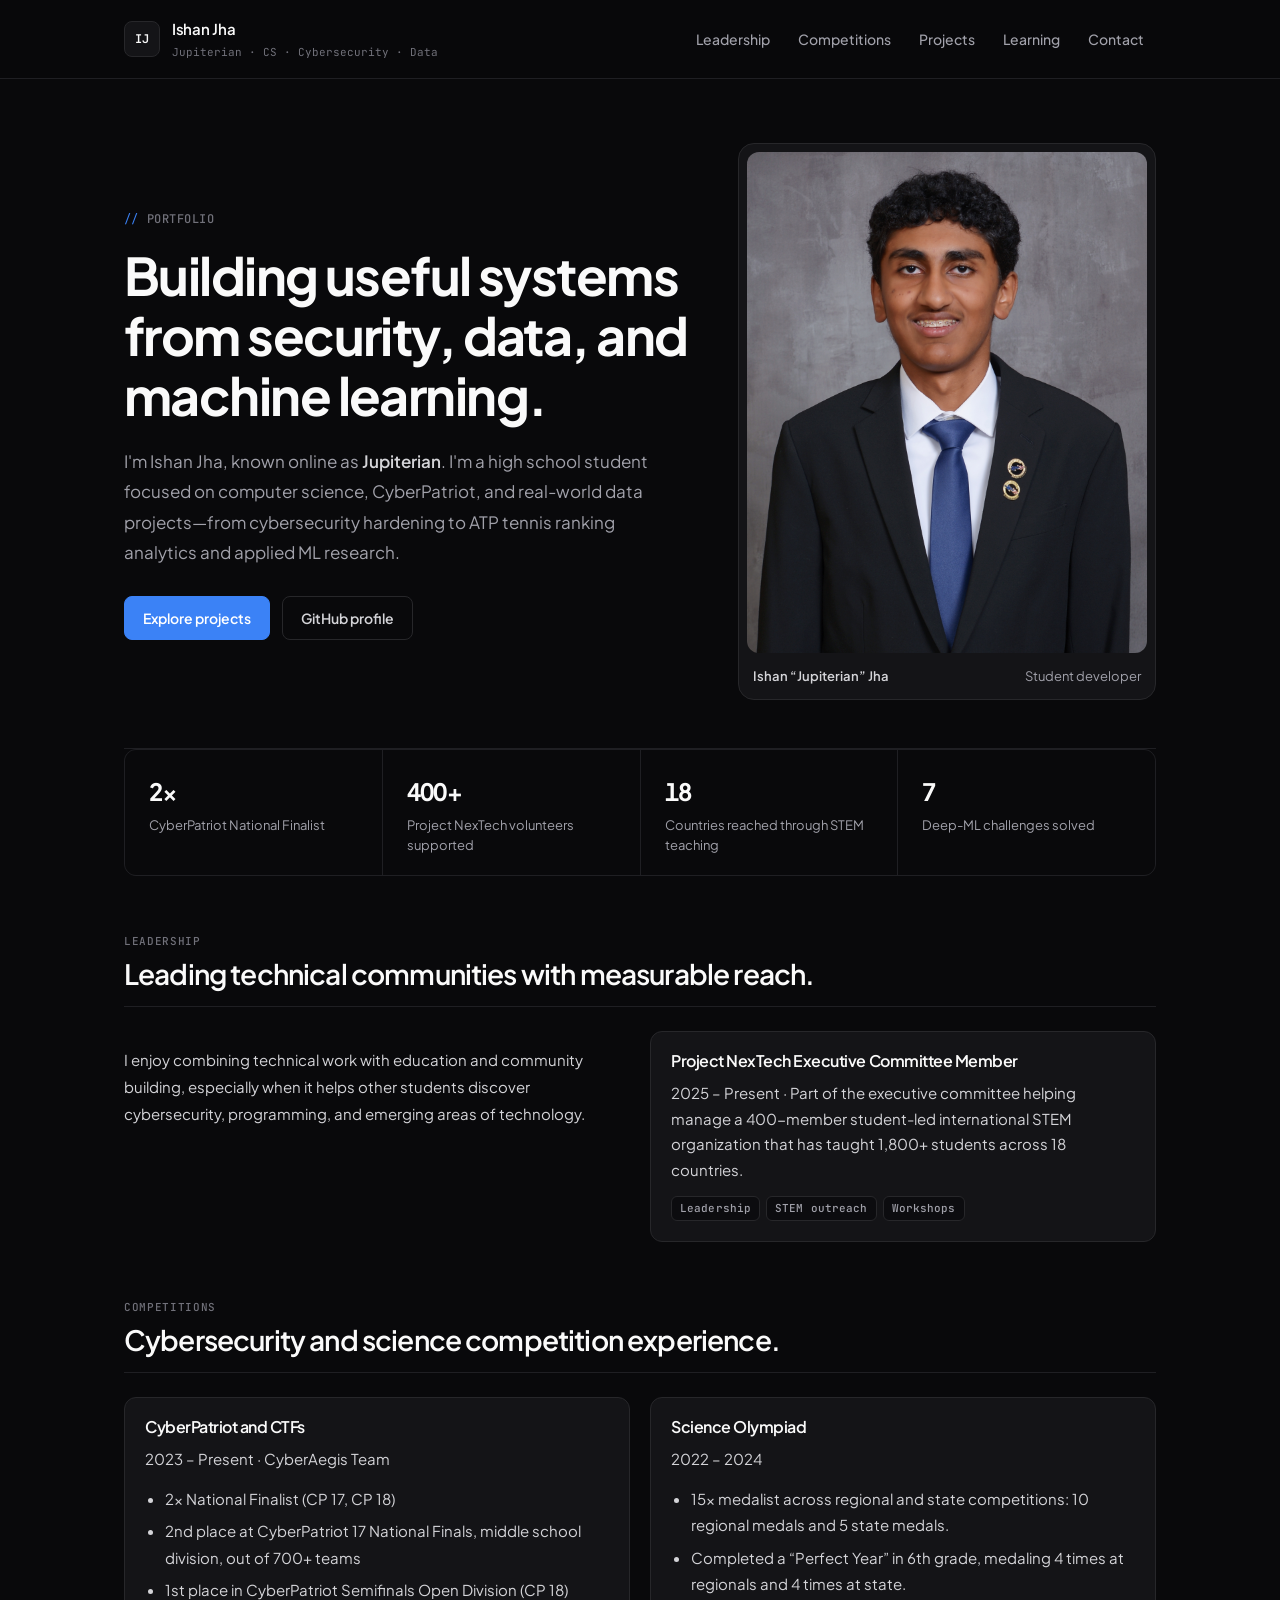
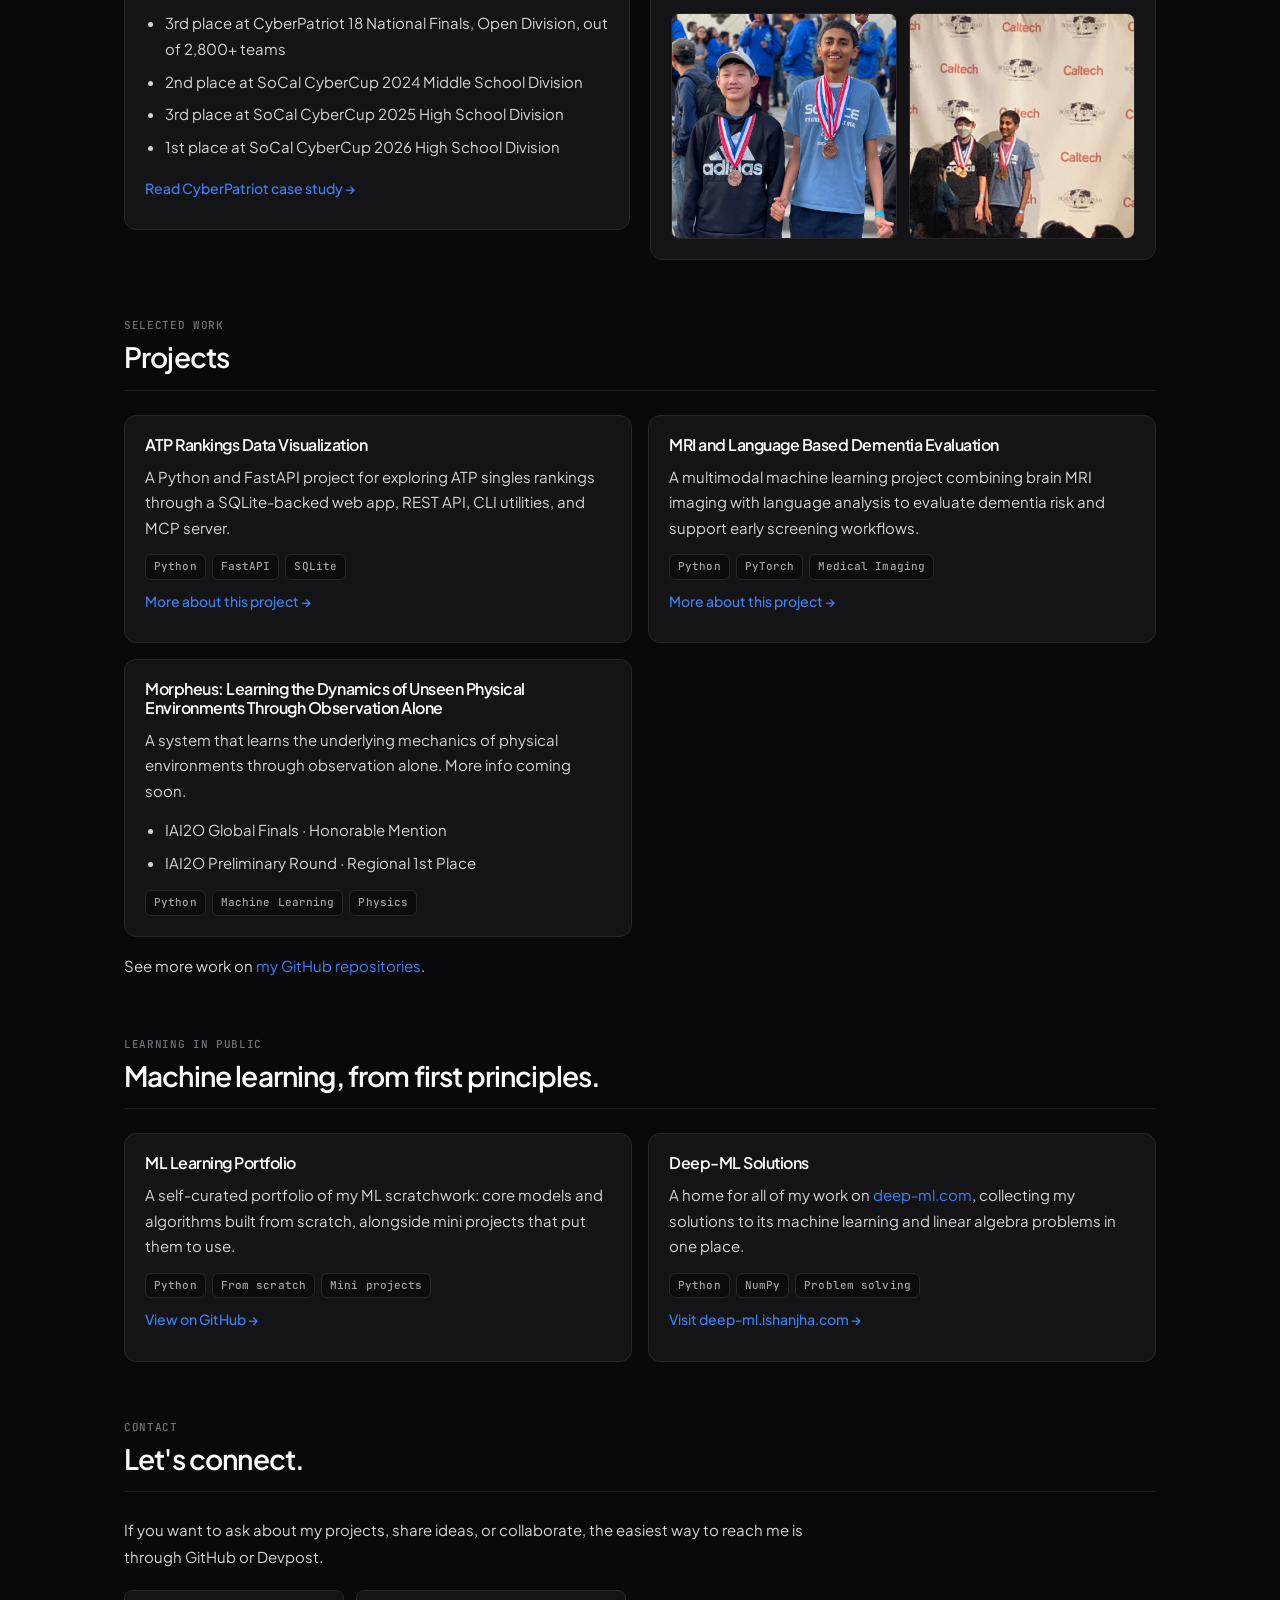
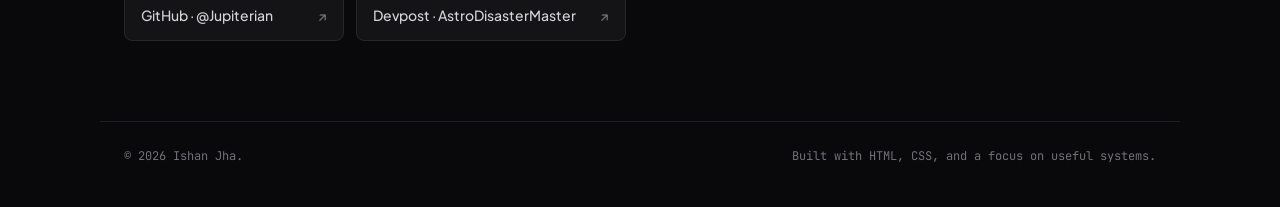
<file: index.html>
<!DOCTYPE html>
<html lang="en">
  <head>
    <meta charset="UTF-8" />
    <meta name="viewport" content="width=device-width, initial-scale=1" />
    <title>Ishan Jha | Portfolio</title>
    <meta name="description" content="Professional portfolio for Ishan Jha (Jupiterian), a high school developer focused on cybersecurity, data systems, and applied machine learning." />
    <link rel="preconnect" href="https://fonts.googleapis.com" />
    <link rel="preconnect" href="https://fonts.gstatic.com" crossorigin />
    <link href="https://fonts.googleapis.com/css2?family=JetBrains+Mono:wght@400;500;600&family=Plus+Jakarta+Sans:wght@400;500;600;700&display=swap" rel="stylesheet" />
    <link rel="stylesheet" href="styles.css" />
  </head>
  <body>
    <header class="site-header">
      <div class="nav-inner">
        <a href="index.html" class="brand" aria-label="Ishan Jha home">
          <span class="brand-mark">IJ</span>
          <span><span class="brand-name">Ishan Jha</span><span class="brand-tagline">Jupiterian · CS · Cybersecurity · Data</span></span>
        </a>
        <nav aria-label="Primary">
          <ul>
            <li><a href="#leadership">Leadership</a></li>
            <li><a href="#competitions">Competitions</a></li>
            <li><a href="#projects">Projects</a></li>
            <li><a href="#learning">Learning</a></li>
            <li><a href="#contact">Contact</a></li>
          </ul>
        </nav>
      </div>
    </header>

    <main>
      <section class="hero" aria-labelledby="hero-title">
        <div>
          <p class="eyebrow">Portfolio</p>
          <h1 id="hero-title">Building useful systems from security, data, and machine learning.</h1>
          <p class="hero-subtitle">
            I'm Ishan Jha, known online as <strong>Jupiterian</strong>. I'm a high school student focused on computer science, CyberPatriot, and real-world data projects—from cybersecurity hardening to ATP tennis ranking analytics and applied ML research.
          </p>
          <div class="hero-actions">
            <a class="btn-primary" href="#projects">Explore projects</a>
            <a class="btn-ghost" href="https://github.com/Jupiterian" target="_blank" rel="noreferrer">GitHub profile</a>
          </div>
        </div>
        <aside class="portrait-card" aria-label="Profile portrait">
          <img src="static/headshot2.jpg" alt="Portrait of Ishan Jha" />
          <div class="portrait-caption"><strong>Ishan “Jupiterian” Jha</strong><span>Student developer</span></div>
        </aside>
      </section>

      <section class="stat-strip" aria-label="Portfolio highlights">
        <div class="metric-card"><span class="metric-value">2×</span><span class="metric-label">CyberPatriot National Finalist</span></div>
        <div class="metric-card"><span class="metric-value">400+</span><span class="metric-label">Project NexTech volunteers supported</span></div>
        <div class="metric-card"><span class="metric-value">18</span><span class="metric-label">Countries reached through STEM teaching</span></div>
        <a class="metric-card" href="https://deep-ml.ishanjha.com/" target="_blank" rel="noreferrer"><span class="metric-value" id="deepml-solved">7</span><span class="metric-label">Deep-ML challenges solved</span></a>
      </section>

      <section id="leadership" class="section" aria-labelledby="leadership-title">
        <div class="section-header">
          <div><p class="section-kicker">Leadership</p><h2 class="section-title" id="leadership-title">Leading technical communities with measurable reach.</h2></div>
        </div>
        <div class="two-column">
          <div>
            <p class="lead">
              I enjoy combining technical work with education and community building, especially when it helps other students discover cybersecurity, programming, and emerging areas of technology.
            </p>
          </div>
          <article class="case-card">
            <h3><a href="nextech.html">Project NexTech Executive Committee Member</a></h3>
            <p>2025 – Present · Part of the executive committee helping manage a 400-member student-led international STEM organization that has taught 1,800+ students across 18 countries.</p>
            <div class="card-meta"><span class="tag">Leadership</span><span class="tag">STEM outreach</span><span class="tag">Workshops</span></div>
          </article>
        </div>
      </section>

      <section id="competitions" class="section" aria-labelledby="competitions-title">
        <div class="section-header"><div><p class="section-kicker">Competitions</p><h2 class="section-title" id="competitions-title">Cybersecurity and science competition experience.</h2></div></div>
        <div class="two-column">
          <article class="case-card">
            <h3><a href="cyberpatriot.html">CyberPatriot and CTFs</a></h3>
            <p>2023 – Present · CyberAegis Team</p>
            <ul class="clean-list">
              <li>2× National Finalist (CP 17, CP 18)</li>
              <li>2nd place at CyberPatriot 17 National Finals, middle school division, out of 700+ teams</li>
              <li>1st place in CyberPatriot Semifinals Open Division (CP 18)</li>
              <li>3rd place at CyberPatriot 18 National Finals, Open Division, out of 2,800+ teams</li>
              <li>2nd place at SoCal CyberCup 2024 Middle School Division</li>
              <li>3rd place at SoCal CyberCup 2025 High School Division</li>
              <li>1st place at SoCal CyberCup 2026 High School Division</li>
            </ul>
            <a class="btn-text" href="cyberpatriot.html">Read CyberPatriot case study →</a>
          </article>
          <article class="case-card">
            <h3>Science Olympiad</h3>
            <p>2022 – 2024</p>
            <ul class="clean-list">
              <li>15× medalist across regional and state competitions: 10 regional medals and 5 state medals.</li>
              <li>Completed a “Perfect Year” in 6th grade, medaling 4 times at regionals and 4 times at state.</li>
            </ul>
            <div class="gallery small">
              <img src="static/scioly1.jpg" alt="Science Olympiad event photo" />
              <img src="static/scioly2.jpg" alt="Science Olympiad award photo" />
            </div>
          </article>
        </div>
      </section>

      <section id="projects" class="section" aria-labelledby="projects-title">
        <div class="section-header"><div><p class="section-kicker">Selected work</p><h2 class="section-title" id="projects-title">Projects</h2></div></div>
        <div class="card-grid">
          <article class="project-card">
            <h3>ATP Rankings Data Visualization</h3>
            <p>A Python and FastAPI project for exploring ATP singles rankings through a SQLite-backed web app, REST API, CLI utilities, and MCP server.</p>
            <div class="card-meta"><span class="tag">Python</span><span class="tag">FastAPI</span><span class="tag">SQLite</span></div>
            <a class="btn-text" href="atp-rankings.html">More about this project →</a>
          </article>
          <article class="project-card">
            <h3>MRI and Language Based Dementia Evaluation</h3>
            <p>A multimodal machine learning project combining brain MRI imaging with language analysis to evaluate dementia risk and support early screening workflows.</p>
            <div class="card-meta"><span class="tag">Python</span><span class="tag">PyTorch</span><span class="tag">Medical Imaging</span></div>
            <a class="btn-text" href="dementia-project.html">More about this project →</a>
          </article>
          <article class="project-card">
            <h3>Morpheus: Learning the Dynamics of Unseen Physical Environments Through Observation Alone</h3>
            <p>A system that learns the underlying mechanics of physical environments through observation alone. More info coming soon.</p>
            <ul class="clean-list">
              <li>IAI2O Global Finals · Honorable Mention</li>
              <li>IAI2O Preliminary Round · Regional 1st Place</li>
            </ul>
            <div class="card-meta"><span class="tag">Python</span><span class="tag">Machine Learning</span><span class="tag">Physics</span></div>
          </article>
        </div>
        <p class="lead">See more work on <a href="https://github.com/Jupiterian?tab=repositories" target="_blank" rel="noreferrer">my GitHub repositories</a>.</p>
      </section>

      <section id="learning" class="section" aria-labelledby="learning-title">
        <div class="section-header"><div><p class="section-kicker">Learning in public</p><h2 class="section-title" id="learning-title">Machine learning, from first principles.</h2></div></div>
        <div class="card-grid">
          <article class="project-card">
            <h3>ML Learning Portfolio</h3>
            <p>A self-curated portfolio of my ML scratchwork: core models and algorithms built from scratch, alongside mini projects that put them to use.</p>
            <div class="card-meta"><span class="tag">Python</span><span class="tag">From scratch</span><span class="tag">Mini projects</span></div>
            <a class="btn-text" href="https://github.com/Jupiterian/ML-Learning-Portfolio" target="_blank" rel="noreferrer">View on GitHub →</a>
          </article>
          <article class="project-card">
            <h3>Deep-ML Solutions</h3>
            <p>A home for all of my work on <a href="https://www.deep-ml.com/" target="_blank" rel="noreferrer">deep-ml.com</a>, collecting my solutions to its machine learning and linear algebra problems in one place.</p>
            <div class="card-meta"><span class="tag">Python</span><span class="tag">NumPy</span><span class="tag">Problem solving</span></div>
            <a class="btn-text" href="https://deep-ml.ishanjha.com/" target="_blank" rel="noreferrer">Visit deep-ml.ishanjha.com →</a>
          </article>
        </div>
      </section>

      <section id="contact" class="section" aria-labelledby="contact-title">
        <div class="section-header"><div><p class="section-kicker">Contact</p><h2 class="section-title" id="contact-title">Let's connect.</h2></div></div>
        <p class="lead">If you want to ask about my projects, share ideas, or collaborate, the easiest way to reach me is through GitHub or Devpost.</p>
        <ul class="contact-list">
          <li><a href="https://github.com/Jupiterian" target="_blank" rel="noreferrer">GitHub · @Jupiterian</a></li>
          <li><a href="https://devpost.com/AstroDisasterMaster" target="_blank" rel="noreferrer">Devpost · AstroDisasterMaster</a></li>
        </ul>
      </section>
    </main>

    <script>
      // Live count of solved Deep-ML challenges, from the same progress.json that deep-ml.ishanjha.com reads.
      fetch("https://raw.githubusercontent.com/Jupiterian/deep-ml/main/progress.json", { cache: "no-cache" })
        .then((r) => (r.ok ? r.json() : Promise.reject(r.status)))
        .then((progress) => {
          const solved = Object.values(progress.items || {}).filter((item) => item && item.path).length;
          document.getElementById("deepml-solved").textContent = solved.toLocaleString();
        })
        .catch(() => {});
    </script>

    <footer><span>© 2026 Ishan Jha.</span><span>Built with HTML, CSS, and a focus on useful systems.</span></footer>
  </body>
</html>
</file>
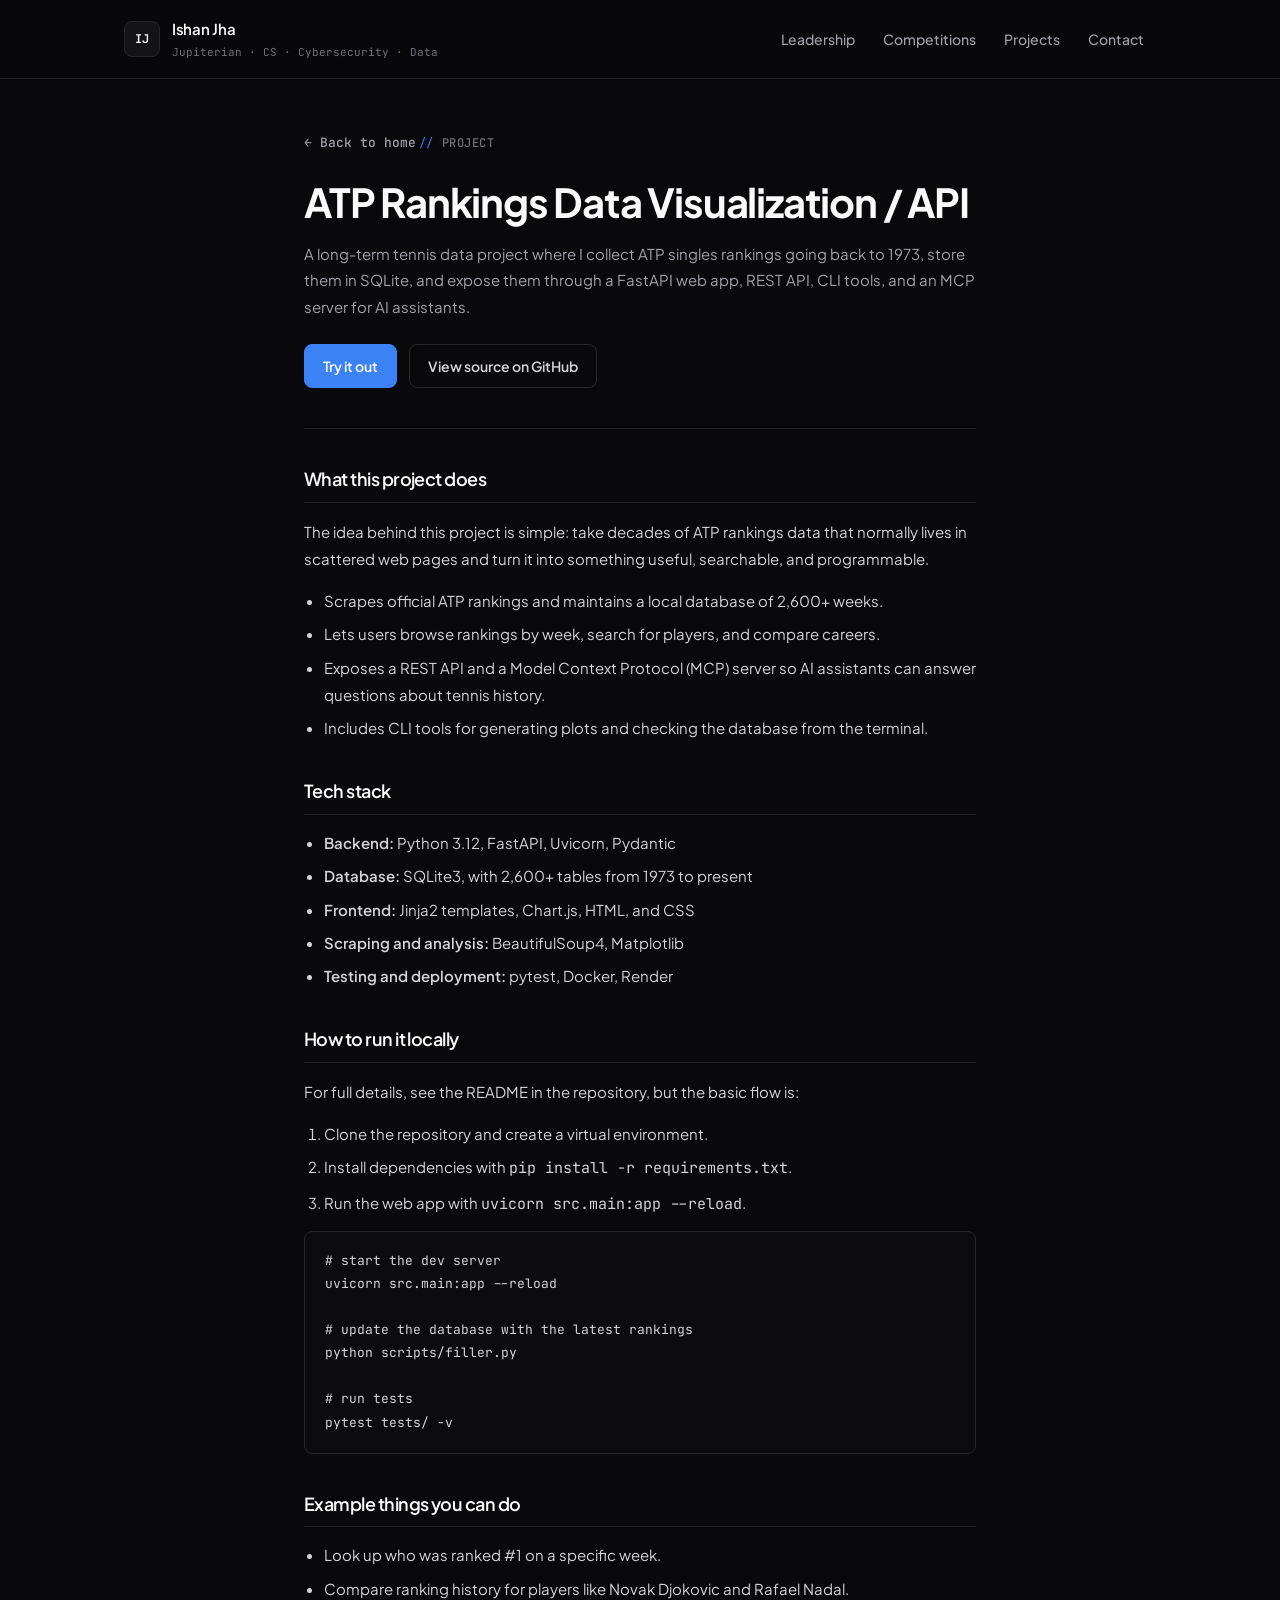
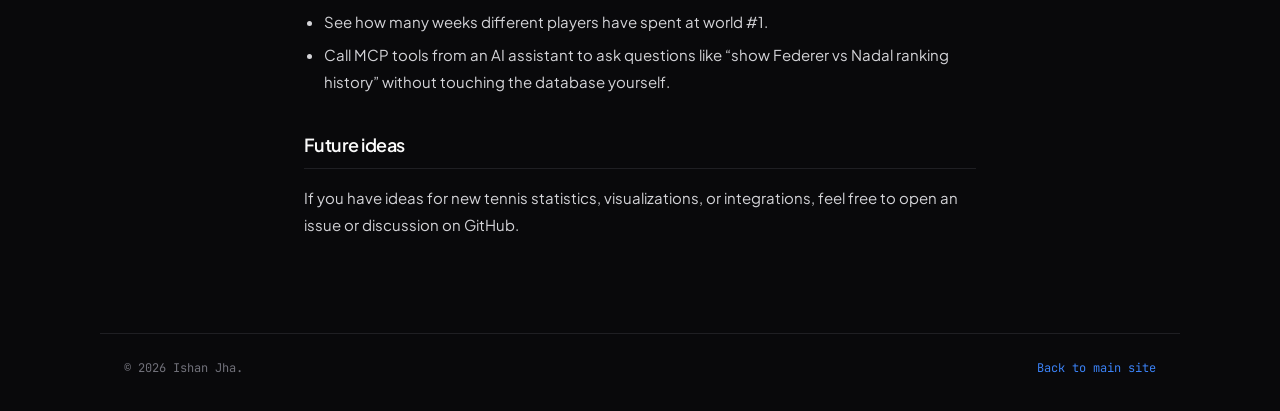
<file: atp-rankings.html>
<!DOCTYPE html>
<html lang="en">
  <head>
    <meta charset="UTF-8" />
    <meta name="viewport" content="width=device-width, initial-scale=1" />
    <title>ATP Rankings Data Visualization / API | Ishan Jha</title>
    <meta name="description" content="Details about Ishan Jha's ATP Rankings Data Visualization and API project, including features, tech stack, and links." />
    <link rel="preconnect" href="https://fonts.googleapis.com" />
    <link rel="preconnect" href="https://fonts.gstatic.com" crossorigin />
    <link href="https://fonts.googleapis.com/css2?family=JetBrains+Mono:wght@400;500;600&family=Plus+Jakarta+Sans:wght@400;500;600;700&display=swap" rel="stylesheet" />
    <link rel="stylesheet" href="styles.css" />
  </head>
  <body>
    <header class="site-header"><div class="nav-inner"><a href="index.html" class="brand"><span class="brand-mark">IJ</span><span><span class="brand-name">Ishan Jha</span><span class="brand-tagline">Jupiterian · CS · Cybersecurity · Data</span></span></a><nav aria-label="Primary"><ul><li><a href="index.html#leadership">Leadership</a></li><li><a href="index.html#competitions">Competitions</a></li><li><a href="index.html#projects">Projects</a></li><li><a href="index.html#contact">Contact</a></li></ul></nav></div></header>
    <main>
      <section class="page-hero">
        <a href="index.html" class="back-link">← Back to home</a>
        <p class="eyebrow">Project</p>
        <h1>ATP Rankings Data Visualization / API</h1>
        <p class="meta">A long-term tennis data project where I collect ATP singles rankings going back to 1973, store them in SQLite, and expose them through a FastAPI web app, REST API, CLI tools, and an MCP server for AI assistants.</p>
        <div class="button-row"><a class="btn-primary" href="https://atp-rankings.ishanjha.com/" target="_blank" rel="noreferrer">Try it out</a><a class="btn-ghost" href="https://github.com/Jupiterian/ATP-Rankings-API" target="_blank" rel="noreferrer">View source on GitHub</a></div>
      </section>

      <section class="content-section"><h2>What this project does</h2><p>The idea behind this project is simple: take decades of ATP rankings data that normally lives in scattered web pages and turn it into something useful, searchable, and programmable.</p><ul class="clean-list"><li>Scrapes official ATP rankings and maintains a local database of 2,600+ weeks.</li><li>Lets users browse rankings by week, search for players, and compare careers.</li><li>Exposes a REST API and a Model Context Protocol (MCP) server so AI assistants can answer questions about tennis history.</li><li>Includes CLI tools for generating plots and checking the database from the terminal.</li></ul></section>
      <section class="content-section"><h2>Tech stack</h2><ul class="clean-list"><li><strong>Backend:</strong> Python 3.12, FastAPI, Uvicorn, Pydantic</li><li><strong>Database:</strong> SQLite3, with 2,600+ tables from 1973 to present</li><li><strong>Frontend:</strong> Jinja2 templates, Chart.js, HTML, and CSS</li><li><strong>Scraping and analysis:</strong> BeautifulSoup4, Matplotlib</li><li><strong>Testing and deployment:</strong> pytest, Docker, Render</li></ul></section>
      <section class="content-section"><h2>How to run it locally</h2><p>For full details, see the README in the repository, but the basic flow is:</p><ol class="clean-list"><li>Clone the repository and create a virtual environment.</li><li>Install dependencies with <code>pip install -r requirements.txt</code>.</li><li>Run the web app with <code>uvicorn src.main:app --reload</code>.</li></ol><pre><code># start the dev server
uvicorn src.main:app --reload

# update the database with the latest rankings
python scripts/filler.py

# run tests
pytest tests/ -v</code></pre></section>
      <section class="content-section"><h2>Example things you can do</h2><ul class="clean-list"><li>Look up who was ranked #1 on a specific week.</li><li>Compare ranking history for players like Novak Djokovic and Rafael Nadal.</li><li>See how many weeks different players have spent at world #1.</li><li>Call MCP tools from an AI assistant to ask questions like “show Federer vs Nadal ranking history” without touching the database yourself.</li></ul></section>
      <section class="content-section"><h2>Future ideas</h2><p>If you have ideas for new tennis statistics, visualizations, or integrations, feel free to open an issue or discussion on GitHub.</p></section>
    </main>
    <footer><span>© 2026 Ishan Jha.</span><span><a href="index.html">Back to main site</a></span></footer>
  </body>
</html>
</file>
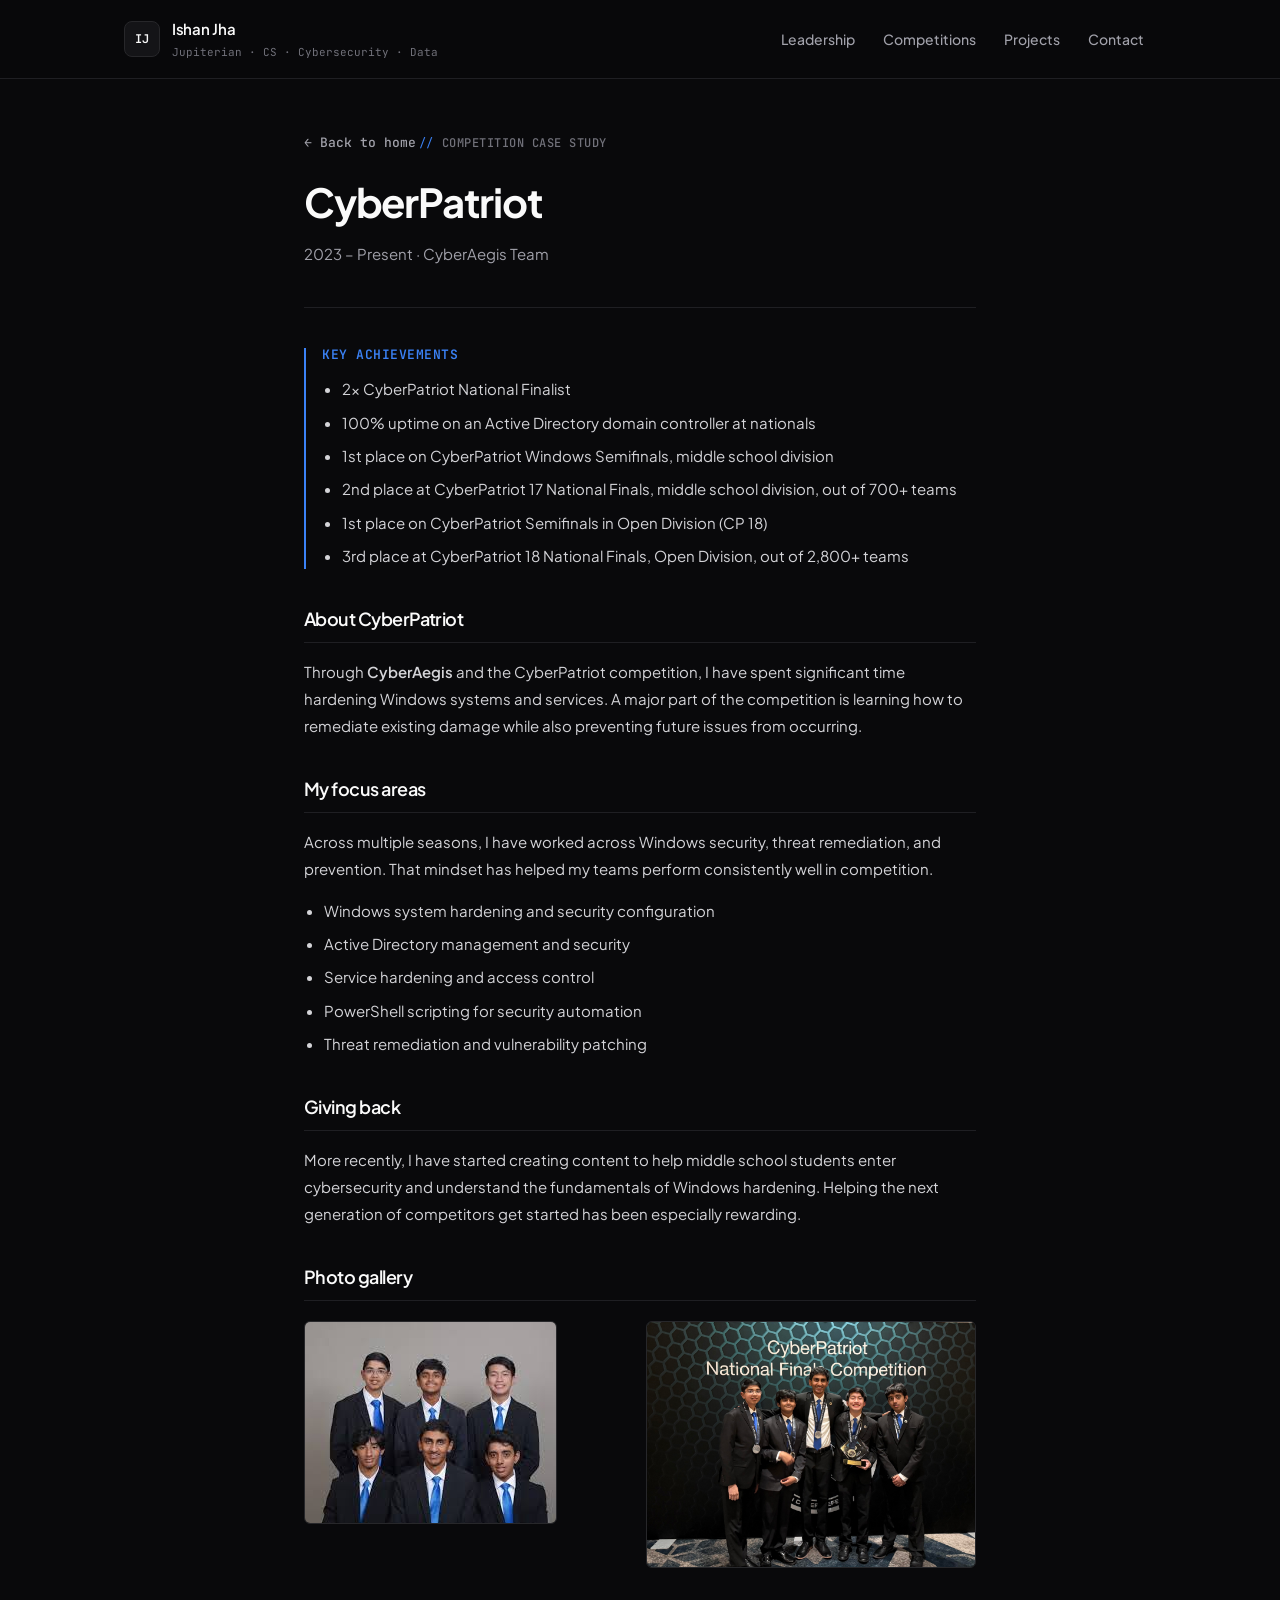
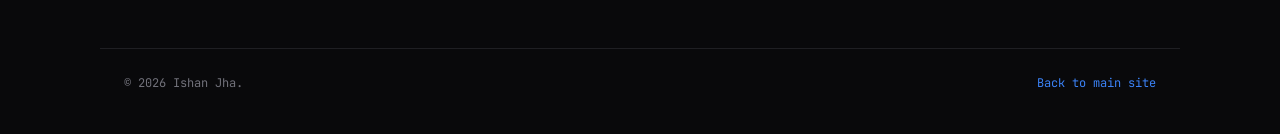
<file: cyberpatriot.html>
<!DOCTYPE html>
<html lang="en">
  <head>
    <meta charset="UTF-8" />
    <meta name="viewport" content="width=device-width, initial-scale=1" />
    <title>CyberPatriot | Ishan Jha</title>
    <meta name="description" content="Ishan Jha's CyberPatriot competition experience, cybersecurity focus areas, and achievements." />
    <link rel="preconnect" href="https://fonts.googleapis.com" />
    <link rel="preconnect" href="https://fonts.gstatic.com" crossorigin />
    <link href="https://fonts.googleapis.com/css2?family=JetBrains+Mono:wght@400;500;600&family=Plus+Jakarta+Sans:wght@400;500;600;700&display=swap" rel="stylesheet" />
    <link rel="stylesheet" href="styles.css" />
  </head>
  <body>
    <header class="site-header">
      <div class="nav-inner">
        <a href="index.html" class="brand"><span class="brand-mark">IJ</span><span><span class="brand-name">Ishan Jha</span><span class="brand-tagline">Jupiterian · CS · Cybersecurity · Data</span></span></a>
        <nav aria-label="Primary"><ul><li><a href="index.html#leadership">Leadership</a></li><li><a href="index.html#competitions">Competitions</a></li><li><a href="index.html#projects">Projects</a></li><li><a href="index.html#contact">Contact</a></li></ul></nav>
      </div>
    </header>

    <main>
      <section class="page-hero">
        <a href="index.html" class="back-link">← Back to home</a>
        <p class="eyebrow">Competition case study</p>
        <h1>CyberPatriot</h1>
        <p class="subtitle">2023 – Present · CyberAegis Team</p>
      </section>

      <section class="highlight-box">
        <h3>Key achievements</h3>
        <ul class="clean-list">
          <li>2× CyberPatriot National Finalist</li>
          <li>100% uptime on an Active Directory domain controller at nationals</li>
          <li>1st place on CyberPatriot Windows Semifinals, middle school division</li>
          <li>2nd place at CyberPatriot 17 National Finals, middle school division, out of 700+ teams</li>
          <li>1st place on CyberPatriot Semifinals in Open Division (CP 18)</li>
          <li>3rd place at CyberPatriot 18 National Finals, Open Division, out of 2,800+ teams</li>
        </ul>
      </section>

      <section class="content-section"><h2>About CyberPatriot</h2><p>Through <strong>CyberAegis</strong> and the CyberPatriot competition, I have spent significant time hardening Windows systems and services. A major part of the competition is learning how to remediate existing damage while also preventing future issues from occurring.</p></section>
      <section class="content-section"><h2>My focus areas</h2><p>Across multiple seasons, I have worked across Windows security, threat remediation, and prevention. That mindset has helped my teams perform consistently well in competition.</p><ul class="clean-list"><li>Windows system hardening and security configuration</li><li>Active Directory management and security</li><li>Service hardening and access control</li><li>PowerShell scripting for security automation</li><li>Threat remediation and vulnerability patching</li></ul></section>
      <section class="content-section"><h2>Giving back</h2><p>More recently, I have started creating content to help middle school students enter cybersecurity and understand the fundamentals of Windows hardening. Helping the next generation of competitors get started has been especially rewarding.</p></section>
      <section class="content-section"><h2>Photo gallery</h2><div class="gallery"><img src="static/CyberPatriot_Team.jpg" alt="CyberPatriot team photo" /><img src="static/teamTrophy.jpg" alt="CyberPatriot team holding trophy at National Finals" /></div></section>
    </main>

    <footer><span>© 2026 Ishan Jha.</span><span><a href="index.html">Back to main site</a></span></footer>
  </body>
</html>
</file>
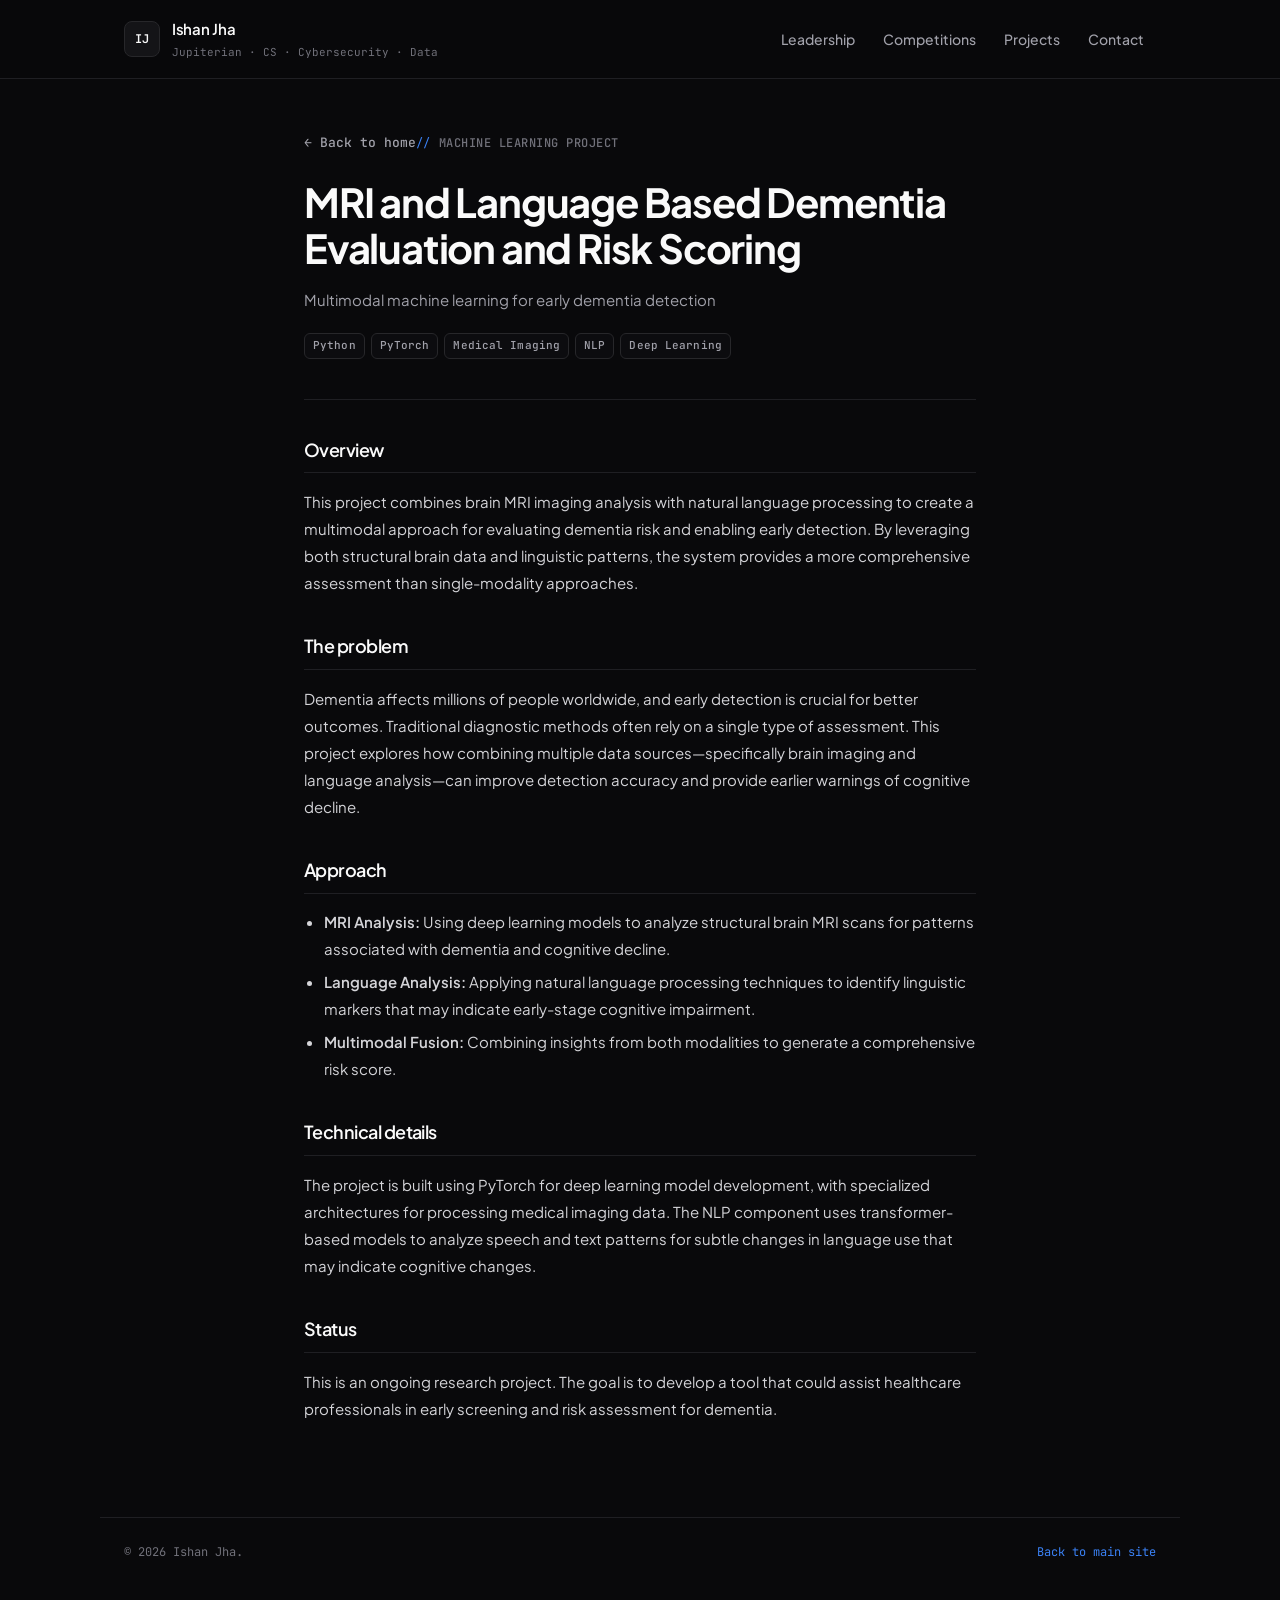
<file: dementia-project.html>
<!DOCTYPE html>
<html lang="en">
  <head>
    <meta charset="UTF-8" />
    <meta name="viewport" content="width=device-width, initial-scale=1" />
    <title>Dementia Evaluation Project | Ishan Jha</title>
    <meta name="description" content="A multimodal machine learning project by Ishan Jha for MRI and language-based dementia risk evaluation." />
    <link rel="preconnect" href="https://fonts.googleapis.com" />
    <link rel="preconnect" href="https://fonts.gstatic.com" crossorigin />
    <link href="https://fonts.googleapis.com/css2?family=JetBrains+Mono:wght@400;500;600&family=Plus+Jakarta+Sans:wght@400;500;600;700&display=swap" rel="stylesheet" />
    <link rel="stylesheet" href="styles.css" />
  </head>
  <body>
    <header class="site-header"><div class="nav-inner"><a href="index.html" class="brand"><span class="brand-mark">IJ</span><span><span class="brand-name">Ishan Jha</span><span class="brand-tagline">Jupiterian · CS · Cybersecurity · Data</span></span></a><nav aria-label="Primary"><ul><li><a href="index.html#leadership">Leadership</a></li><li><a href="index.html#competitions">Competitions</a></li><li><a href="index.html#projects">Projects</a></li><li><a href="index.html#contact">Contact</a></li></ul></nav></div></header>
    <main>
      <section class="page-hero"><a href="index.html" class="back-link">← Back to home</a><p class="eyebrow">Machine learning project</p><h1>MRI and Language Based Dementia Evaluation and Risk Scoring</h1><p class="subtitle">Multimodal machine learning for early dementia detection</p><div class="tech-stack"><span class="tech-badge">Python</span><span class="tech-badge">PyTorch</span><span class="tech-badge">Medical Imaging</span><span class="tech-badge">NLP</span><span class="tech-badge">Deep Learning</span></div></section>
      <section class="content-section"><h2>Overview</h2><p>This project combines brain MRI imaging analysis with natural language processing to create a multimodal approach for evaluating dementia risk and enabling early detection. By leveraging both structural brain data and linguistic patterns, the system provides a more comprehensive assessment than single-modality approaches.</p></section>
      <section class="content-section"><h2>The problem</h2><p>Dementia affects millions of people worldwide, and early detection is crucial for better outcomes. Traditional diagnostic methods often rely on a single type of assessment. This project explores how combining multiple data sources—specifically brain imaging and language analysis—can improve detection accuracy and provide earlier warnings of cognitive decline.</p></section>
      <section class="content-section"><h2>Approach</h2><ul class="clean-list"><li><strong>MRI Analysis:</strong> Using deep learning models to analyze structural brain MRI scans for patterns associated with dementia and cognitive decline.</li><li><strong>Language Analysis:</strong> Applying natural language processing techniques to identify linguistic markers that may indicate early-stage cognitive impairment.</li><li><strong>Multimodal Fusion:</strong> Combining insights from both modalities to generate a comprehensive risk score.</li></ul></section>
      <section class="content-section"><h2>Technical details</h2><p>The project is built using PyTorch for deep learning model development, with specialized architectures for processing medical imaging data. The NLP component uses transformer-based models to analyze speech and text patterns for subtle changes in language use that may indicate cognitive changes.</p></section>
      <section class="content-section"><h2>Status</h2><p>This is an ongoing research project. The goal is to develop a tool that could assist healthcare professionals in early screening and risk assessment for dementia.</p></section>
    </main>
    <footer><span>© 2026 Ishan Jha.</span><span><a href="index.html">Back to main site</a></span></footer>
  </body>
</html>
</file>
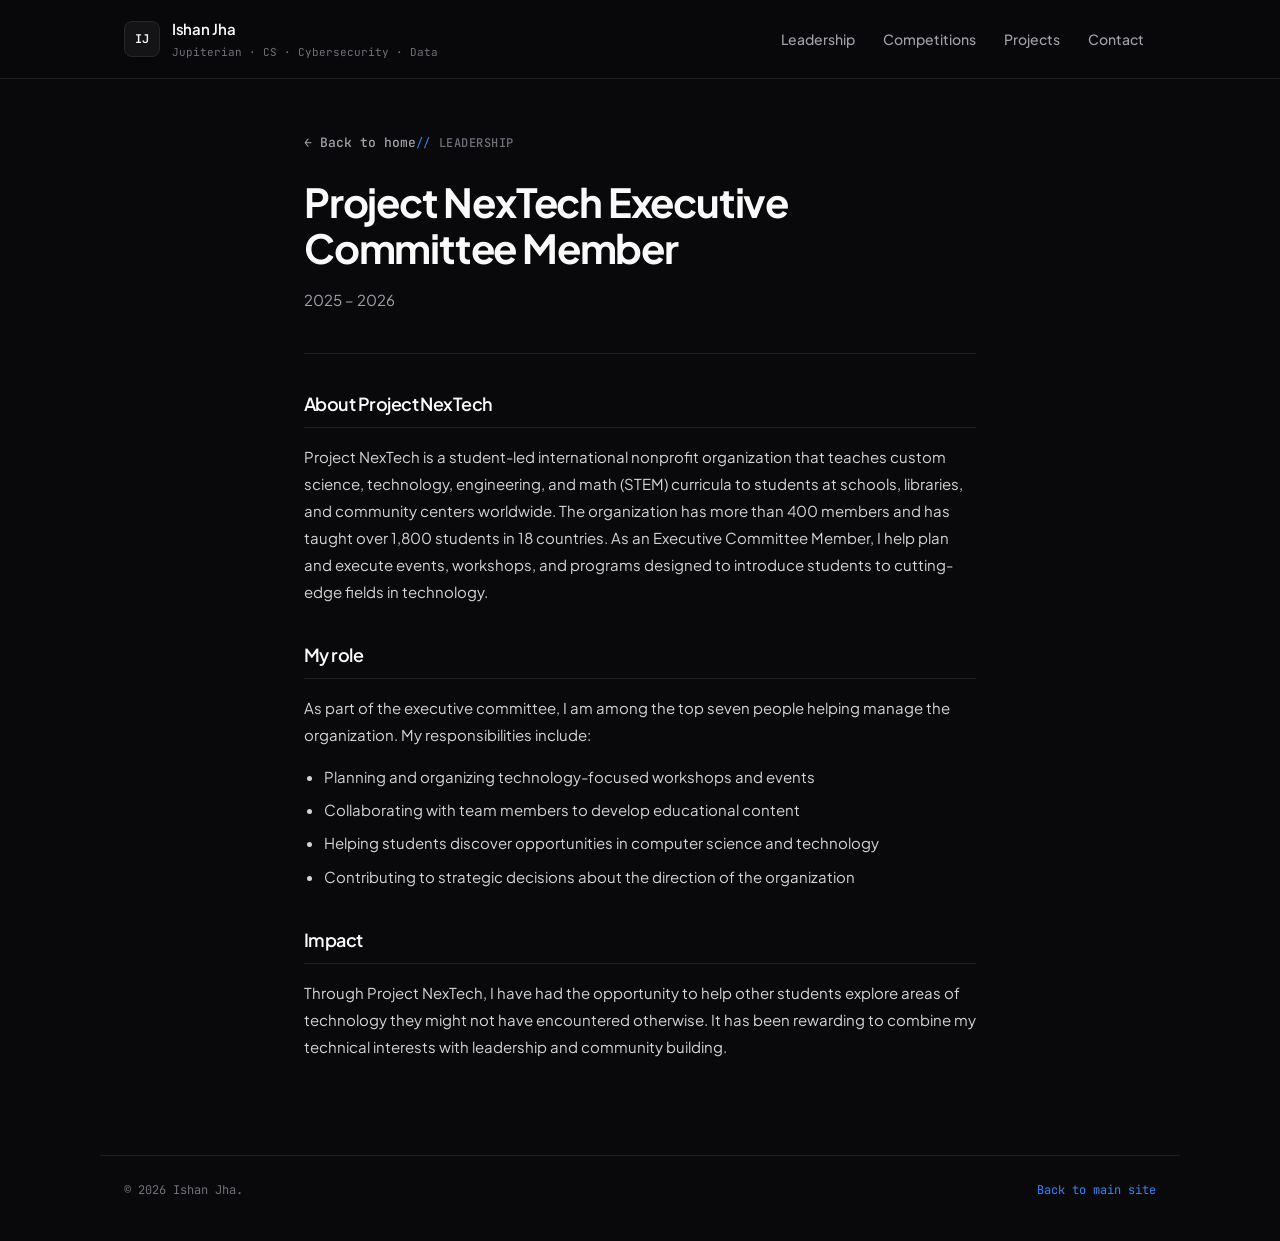
<file: nextech.html>
<!DOCTYPE html>
<html lang="en">
  <head>
    <meta charset="UTF-8" />
    <meta name="viewport" content="width=device-width, initial-scale=1" />
    <title>Project NexTech | Ishan Jha</title>
    <meta name="description" content="Ishan Jha's leadership role as a Project NexTech Executive Committee Member." />
    <link rel="preconnect" href="https://fonts.googleapis.com" />
    <link rel="preconnect" href="https://fonts.gstatic.com" crossorigin />
    <link href="https://fonts.googleapis.com/css2?family=JetBrains+Mono:wght@400;500;600&family=Plus+Jakarta+Sans:wght@400;500;600;700&display=swap" rel="stylesheet" />
    <link rel="stylesheet" href="styles.css" />
  </head>
  <body>
    <header class="site-header"><div class="nav-inner"><a href="index.html" class="brand"><span class="brand-mark">IJ</span><span><span class="brand-name">Ishan Jha</span><span class="brand-tagline">Jupiterian · CS · Cybersecurity · Data</span></span></a><nav aria-label="Primary"><ul><li><a href="index.html#leadership">Leadership</a></li><li><a href="index.html#competitions">Competitions</a></li><li><a href="index.html#projects">Projects</a></li><li><a href="index.html#contact">Contact</a></li></ul></nav></div></header>
    <main>
      <section class="page-hero"><a href="index.html" class="back-link">← Back to home</a><p class="eyebrow">Leadership</p><h1>Project NexTech Executive Committee Member</h1><p class="subtitle">2025 – 2026</p></section>
      <section class="content-section"><h2>About Project NexTech</h2><p>Project NexTech is a student-led international nonprofit organization that teaches custom science, technology, engineering, and math (STEM) curricula to students at schools, libraries, and community centers worldwide. The organization has more than 400 members and has taught over 1,800 students in 18 countries. As an Executive Committee Member, I help plan and execute events, workshops, and programs designed to introduce students to cutting-edge fields in technology.</p></section>
      <section class="content-section"><h2>My role</h2><p>As part of the executive committee, I am among the top seven people helping manage the organization. My responsibilities include:</p><ul class="clean-list"><li>Planning and organizing technology-focused workshops and events</li><li>Collaborating with team members to develop educational content</li><li>Helping students discover opportunities in computer science and technology</li><li>Contributing to strategic decisions about the direction of the organization</li></ul></section>
      <section class="content-section"><h2>Impact</h2><p>Through Project NexTech, I have had the opportunity to help other students explore areas of technology they might not have encountered otherwise. It has been rewarding to combine my technical interests with leadership and community building.</p></section>
    </main>
    <footer><span>© 2026 Ishan Jha.</span><span><a href="index.html">Back to main site</a></span></footer>
  </body>
</html>
</file>
<file: styles.css>
:root {
  --bg: #09090b;
  --bg-alt: #0c0c0f;
  --surface: #141417;
  --surface-elevated: #1a1a1f;
  --surface-hover: #1f1f26;
  --text: #fafafa;
  --text-secondary: #d4d4d8;
  --muted: #a1a1aa;
  --muted-2: #71717a;
  --line: #27272a;
  --line-subtle: #1f1f23;
  --accent: #3b82f6;
  --accent-hover: #60a5fa;
  --accent-subtle: rgba(59, 130, 246, 0.08);
  --accent-border: rgba(59, 130, 246, 0.25);
  --terminal-green: #4ade80;
  --shadow-sm: 0 1px 2px rgba(0, 0, 0, 0.4);
  --shadow-md: 0 4px 16px rgba(0, 0, 0, 0.35);
  --radius-sm: 0.375rem;
  --radius-md: 0.5rem;
  --radius-lg: 0.75rem;
  --radius-xl: 1rem;
  --max: 1080px;
  --font-sans: "Plus Jakarta Sans", ui-sans-serif, system-ui, -apple-system, sans-serif;
  --font-mono: "JetBrains Mono", ui-monospace, SFMono-Regular, Menlo, Monaco, Consolas, monospace;
}

* { box-sizing: border-box; }

html { scroll-behavior: smooth; }

@media (prefers-reduced-motion: reduce) {
  html { scroll-behavior: auto; }
  *, *::before, *::after {
    animation-duration: 0.01ms !important;
    transition-duration: 0.01ms !important;
  }
}

body {
  margin: 0;
  min-height: 100vh;
  color: var(--text-secondary);
  background: var(--bg);
  font-family: var(--font-sans);
  font-size: 1rem;
  line-height: 1.75;
  -webkit-font-smoothing: antialiased;
  -moz-osx-font-smoothing: grayscale;
}

a {
  color: var(--accent);
  text-decoration: none;
  transition: color 0.15s ease;
}

a:hover {
  color: var(--accent-hover);
}

img { display: block; max-width: 100%; }

/* ── Header ── */

.site-header {
  position: sticky;
  top: 0;
  z-index: 20;
  border-bottom: 1px solid var(--line-subtle);
  background: rgba(9, 9, 11, 0.85);
  backdrop-filter: blur(12px);
  -webkit-backdrop-filter: blur(12px);
}

.nav-inner {
  max-width: var(--max);
  margin: 0 auto;
  padding: 1rem 1.5rem;
  display: flex;
  align-items: center;
  justify-content: space-between;
  gap: 1.5rem;
}

.brand {
  display: inline-flex;
  align-items: center;
  gap: 0.75rem;
  color: var(--text);
  text-decoration: none;
}

.brand:hover { color: var(--text); text-decoration: none; }

.brand-mark {
  width: 36px;
  height: 36px;
  display: grid;
  place-items: center;
  border-radius: var(--radius-md);
  border: 1px solid var(--line);
  background: var(--surface);
  color: var(--text);
  font-family: var(--font-mono);
  font-size: 0.75rem;
  font-weight: 600;
  letter-spacing: -0.02em;
}

.brand-name {
  display: block;
  font-size: 0.9375rem;
  font-weight: 600;
  letter-spacing: -0.02em;
  color: var(--text);
}

.brand-tagline {
  display: block;
  margin-top: 0.05rem;
  color: var(--muted-2);
  font-family: var(--font-mono);
  font-size: 0.6875rem;
  font-weight: 400;
  letter-spacing: 0;
}

nav ul {
  display: flex;
  flex-wrap: wrap;
  gap: 0.25rem;
  list-style: none;
  margin: 0;
  padding: 0;
}

nav a {
  display: inline-flex;
  padding: 0.4rem 0.75rem;
  border-radius: var(--radius-sm);
  color: var(--muted);
  font-size: 0.875rem;
  font-weight: 500;
  text-decoration: none;
  transition: color 0.15s ease, background 0.15s ease;
}

nav a:hover {
  background: var(--surface);
  color: var(--text);
  text-decoration: none;
}

/* ── Layout ── */

main {
  position: relative;
  max-width: var(--max);
  margin: 0 auto;
  padding: 0 1.5rem 5rem;
}

/* ── Hero ── */

.hero {
  display: grid;
  grid-template-columns: minmax(0, 1.15fr) minmax(260px, 0.85fr);
  gap: 3rem;
  align-items: center;
  padding: 4rem 0 3rem;
  border-bottom: 1px solid var(--line-subtle);
}

.eyebrow {
  display: inline-flex;
  align-items: center;
  gap: 0.5rem;
  margin: 0 0 1rem;
  color: var(--muted-2);
  font-family: var(--font-mono);
  font-size: 0.75rem;
  font-weight: 500;
  letter-spacing: 0.04em;
  text-transform: uppercase;
}

.eyebrow::before {
  content: "//";
  color: var(--accent);
  font-weight: 400;
}

h1, h2, h3 {
  margin: 0;
  color: var(--text);
  line-height: 1.15;
  letter-spacing: -0.03em;
}

h1 {
  max-width: 720px;
  font-size: clamp(2rem, 5vw, 3.25rem);
  font-weight: 700;
}

.hero-subtitle {
  max-width: 600px;
  margin: 1.25rem 0 0;
  color: var(--muted);
  font-size: clamp(1rem, 1.5vw, 1.0625rem);
  line-height: 1.8;
}

.hero-subtitle strong { color: var(--text-secondary); font-weight: 600; }

.hero-actions, .button-row {
  display: flex;
  flex-wrap: wrap;
  gap: 0.75rem;
  margin-top: 1.75rem;
}

/* ── Buttons ── */

.btn-primary, .btn-ghost, .btn-text {
  display: inline-flex;
  align-items: center;
  justify-content: center;
  border-radius: var(--radius-md);
  padding: 0.5625rem 1.125rem;
  font-size: 0.875rem;
  font-weight: 600;
  text-decoration: none;
  transition: background 0.15s ease, border-color 0.15s ease, color 0.15s ease;
}

.btn-primary {
  border: 1px solid var(--accent);
  background: var(--accent);
  color: #fff;
}

.btn-primary:hover {
  background: var(--accent-hover);
  border-color: var(--accent-hover);
  color: #fff;
  text-decoration: none;
}

.btn-ghost {
  border: 1px solid var(--line);
  background: transparent;
  color: var(--text-secondary);
}

.btn-ghost:hover {
  background: var(--surface);
  border-color: var(--muted-2);
  color: var(--text);
  text-decoration: none;
}

.btn-text {
  padding-inline: 0;
  color: var(--accent);
  font-weight: 500;
}

.btn-text:hover { color: var(--accent-hover); text-decoration: none; }

/* ── Portrait ── */

.portrait-card {
  border: 1px solid var(--line);
  border-radius: var(--radius-xl);
  padding: 0.5rem;
  background: var(--surface);
}

.portrait-card img {
  width: 100%;
  aspect-ratio: 4 / 5;
  object-fit: cover;
  object-position: center 18%;
  border-radius: var(--radius-lg);
}

.portrait-caption {
  display: flex;
  justify-content: space-between;
  gap: 1rem;
  padding: 0.75rem 0.375rem 0.25rem;
  color: var(--muted);
  font-size: 0.8125rem;
}

.portrait-caption strong { color: var(--text-secondary); font-weight: 600; }

/* ── Metrics ── */

.stat-strip {
  display: grid;
  grid-template-columns: repeat(4, 1fr);
  gap: 1px;
  margin: 0;
  background: var(--line-subtle);
  border: 1px solid var(--line-subtle);
  border-radius: var(--radius-lg);
  overflow: hidden;
}

.metric-card {
  padding: 1.25rem 1.5rem;
  background: var(--bg);
  border: none;
  box-shadow: none;
}

.metric-value {
  display: block;
  color: var(--text);
  font-size: 1.5rem;
  font-weight: 700;
  letter-spacing: -0.03em;
  font-variant-numeric: tabular-nums;
}

.metric-label {
  display: block;
  margin-top: 0.25rem;
  color: var(--muted);
  font-size: 0.8125rem;
  line-height: 1.5;
  transition: color 0.15s ease;
}

a.metric-card:hover .metric-label {
  color: var(--accent);
}

/* ── Sections ── */

.section {
  position: relative;
  margin-top: 3.5rem;
  padding: 0;
  border: none;
  background: transparent;
  box-shadow: none;
  overflow: visible;
}

.section::before { display: none; }

.section > * { position: relative; }

.section + .section { margin-top: 3.5rem; }

.section-header {
  display: flex;
  justify-content: space-between;
  align-items: baseline;
  gap: 1rem;
  margin-bottom: 1.5rem;
  padding-bottom: 1rem;
  border-bottom: 1px solid var(--line-subtle);
}

.section-kicker {
  margin: 0 0 0.375rem;
  color: var(--muted-2);
  font-family: var(--font-mono);
  font-size: 0.6875rem;
  font-weight: 500;
  letter-spacing: 0.06em;
  text-transform: uppercase;
}

.section-title {
  font-size: clamp(1.25rem, 2.5vw, 1.75rem);
  font-weight: 600;
}

strong { color: var(--text-secondary); font-weight: 600; }

.page-hero + .content-section,
.page-hero + .highlight-box {
  margin-top: 2.5rem;
}


.lead {
  max-width: 680px;
  font-size: 0.9375rem;
  line-height: 1.8;
}

.two-column {
  display: grid;
  grid-template-columns: minmax(0, 1fr) minmax(280px, 1fr);
  gap: 1.25rem;
  align-items: start;
}

.clean-list {
  padding-left: 1.25rem;
  margin: 0.75rem 0 0;
}

.clean-list li {
  margin: 0.4rem 0;
  font-size: 0.9375rem;
}

/* ── Cards ── */

.card-grid {
  display: grid;
  grid-template-columns: repeat(2, minmax(0, 1fr));
  gap: 1rem;
}

.project-card, .case-card {
  border: 1px solid var(--line);
  border-radius: var(--radius-lg);
  padding: 1.25rem;
  background: var(--surface);
  box-shadow: none;
  transition: border-color 0.15s ease, background 0.15s ease;
}

.project-card:hover, .case-card:hover {
  border-color: var(--muted-2);
  background: var(--surface-elevated);
}

.project-card h3, .case-card h3 {
  font-size: 1rem;
  font-weight: 600;
}

.project-card h3 a, .case-card h3 a {
  color: var(--text);
  text-decoration: none;
}

.project-card h3 a:hover, .case-card h3 a:hover {
  color: var(--accent-hover);
  text-decoration: none;
}

.project-card p, .case-card p {
  margin: 0.625rem 0 0.875rem;
  font-size: 0.9375rem;
  line-height: 1.7;
}

.card-meta, .tech-stack {
  display: flex;
  flex-wrap: wrap;
  gap: 0.375rem;
  margin-top: 0.875rem;
}

.tag, .tech-badge {
  border: 1px solid var(--line);
  border-radius: var(--radius-sm);
  padding: 0.125rem 0.5rem;
  color: var(--muted);
  background: var(--bg-alt);
  font-family: var(--font-mono);
  font-size: 0.6875rem;
  font-weight: 500;
  letter-spacing: 0.01em;
}

/* ── Featured ── */

.featured {
  border: 1px solid var(--accent-border);
  border-radius: var(--radius-xl);
  padding: clamp(1.5rem, 3vw, 2rem);
  background: var(--accent-subtle);
  box-shadow: none;
}

.featured::after { display: none; }

.featured .section-kicker { color: var(--accent); }

.featured-grid {
  display: grid;
  grid-template-columns: minmax(0, 1.4fr) minmax(240px, 0.85fr);
  gap: 2rem;
  align-items: center;
}

.featured p {
  margin-top: 0.75rem;
  font-size: 0.9375rem;
  line-height: 1.75;
}

/* ── Terminal ── */

.terminal-card {
  border: 1px solid var(--line);
  border-radius: var(--radius-lg);
  background: var(--bg-alt);
  padding: 1.125rem 1.25rem;
  color: var(--text-secondary);
  font-family: var(--font-mono);
  font-size: 0.75rem;
  line-height: 1.8;
}

.terminal-card div { margin: 0.2rem 0; }

.prompt { color: var(--terminal-green); }

/* ── Gallery ── */

.gallery {
  display: grid;
  grid-template-columns: repeat(2, minmax(0, 1fr));
  gap: 0.75rem;
  margin-top: 1rem;
}

.gallery img {
  border-radius: var(--radius-md);
  aspect-ratio: 4 / 3;
  object-fit: cover;
  border: 1px solid var(--line);
}

.gallery.small img { aspect-ratio: 1 / 1; }

/* ── Detail pages (article layout) ── */

main:has(.page-hero) {
  max-width: 720px;
}

.page-hero {
  padding: 3rem 0 2.5rem;
  border-bottom: 1px solid var(--line-subtle);
}

.page-hero h1 {
  font-size: clamp(1.75rem, 4vw, 2.5rem);
  font-weight: 700;
}

.subtitle, .meta {
  max-width: none;
  margin: 1rem 0 0;
  color: var(--muted);
  font-size: 0.9375rem;
  line-height: 1.75;
}

.page-hero .button-row {
  margin-top: 1.5rem;
}

.page-hero .tech-stack {
  margin-top: 1.25rem;
}

.back-link {
  display: inline-flex;
  align-items: center;
  gap: 0.375rem;
  margin-bottom: 1.5rem;
  color: var(--muted);
  font-family: var(--font-mono);
  font-size: 0.8125rem;
  font-weight: 500;
  text-decoration: none;
}

.back-link:hover {
  color: var(--accent);
  text-decoration: none;
}

.content-section {
  margin-top: 2.5rem;
  padding: 0;
  border: none;
  background: transparent;
  border-radius: 0;
}

.content-section h2 {
  margin-bottom: 0.875rem;
  padding-bottom: 0.75rem;
  border-bottom: 1px solid var(--line-subtle);
  font-size: 1.125rem;
  font-weight: 600;
  color: var(--text);
}

.content-section p,
.content-section li {
  font-size: 0.9375rem;
  line-height: 1.8;
}

.content-section p + p {
  margin-top: 0.875rem;
}

.highlight-box {
  margin-top: 2.5rem;
  padding: 0 0 0 1rem;
  border: none;
  border-left: 2px solid var(--accent);
  background: transparent;
  border-radius: 0;
}

.highlight-box h3 {
  margin-bottom: 0.625rem;
  font-size: 0.8125rem;
  font-weight: 600;
  font-family: var(--font-mono);
  letter-spacing: 0.04em;
  text-transform: uppercase;
  color: var(--accent);
}

.highlight-box p,
.highlight-box li {
  font-size: 0.9375rem;
  line-height: 1.8;
}

.content-section .gallery {
  margin-top: 1.25rem;
}

.content-section .gallery img {
  border-radius: var(--radius-sm);
}

/* ── Code ── */

pre {
  padding: 1.125rem 1.25rem;
  overflow-x: auto;
  border-radius: var(--radius-md);
  background: var(--bg-alt);
  color: var(--text-secondary);
  border: 1px solid var(--line);
  font-size: 0.8125rem;
  line-height: 1.7;
}

code { font-family: var(--font-mono); }

/* ── Contact ── */

.contact-list {
  list-style: none;
  padding: 0;
  margin: 1.25rem 0 0;
  display: flex;
  flex-wrap: wrap;
  gap: 0.75rem;
}

.contact-list a {
  display: inline-flex;
  align-items: center;
  justify-content: space-between;
  gap: 1.5rem;
  min-width: 220px;
  padding: 0.75rem 1rem;
  border: 1px solid var(--line);
  border-radius: var(--radius-md);
  background: var(--surface);
  color: var(--text-secondary);
  font-size: 0.875rem;
  font-weight: 500;
  text-decoration: none;
  transition: border-color 0.15s ease, background 0.15s ease;
}

.contact-list a::after {
  content: "↗";
  color: var(--muted-2);
  font-size: 0.875rem;
  transition: color 0.15s ease;
}

.contact-list a:hover {
  background: var(--surface-elevated);
  border-color: var(--muted-2);
  color: var(--text);
  text-decoration: none;
}

.contact-list a:hover::after { color: var(--accent); }

/* ── Footer ── */

footer {
  position: relative;
  max-width: var(--max);
  margin: 0 auto;
  padding: 1.5rem 1.5rem 2.5rem;
  border-top: 1px solid var(--line-subtle);
  color: var(--muted-2);
  font-family: var(--font-mono);
  font-size: 0.75rem;
  display: flex;
  justify-content: space-between;
  gap: 1rem;
  flex-wrap: wrap;
}

/* ── Responsive ── */

@media (max-width: 860px) {
  .hero, .two-column, .featured-grid { grid-template-columns: 1fr; }
  .stat-strip { grid-template-columns: repeat(2, 1fr); }
  .card-grid { grid-template-columns: 1fr; }
  .nav-inner { align-items: flex-start; flex-direction: column; }
  .portrait-card { max-width: 360px; }
  .hero { gap: 2rem; padding-top: 2.5rem; }
}

@media (max-width: 560px) {
  main { padding-inline: 1.125rem; }
  .nav-inner { padding-inline: 1.125rem; }
  .hero { padding-top: 2rem; }
  .stat-strip, .gallery { grid-template-columns: 1fr; }
  .brand-tagline { display: none; }
  footer { flex-direction: column; }
}
</file>
